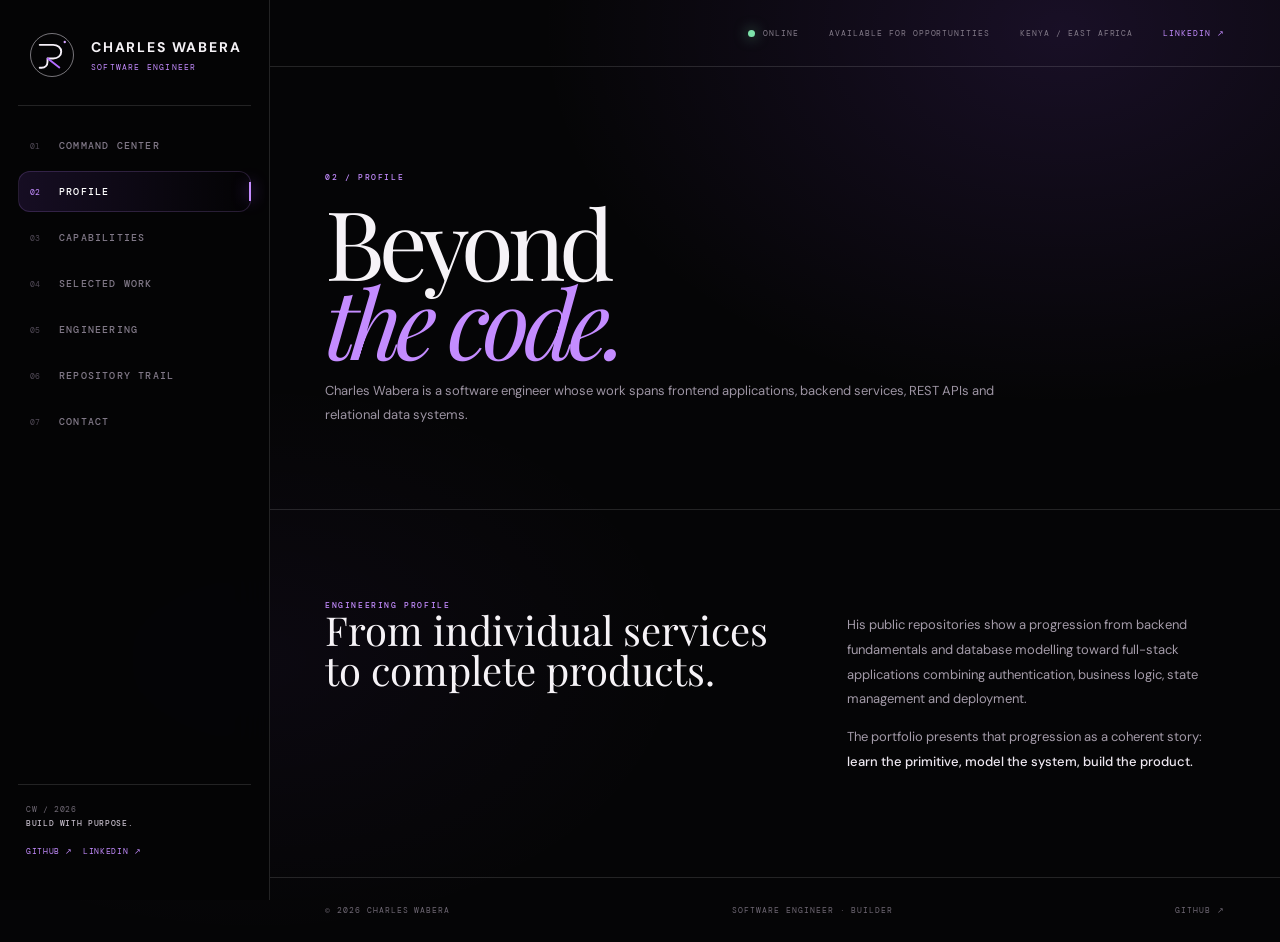
<file: about.html>
﻿<!doctype html><html lang="en"><head><meta charset="utf-8"><meta name="viewport" content="width=device-width,initial-scale=1"><meta name="theme-color" content="#050506"><link rel="stylesheet" href="css/charles-elite.css"><!-- CHARLES-SEO-START -->
<title>About Charles Wabera | Software Engineer</title>
<meta name="description" content="Learn about Charles Wabera, a software engineer building practical software across frontend applications, backend services, APIs, databases, and modern technology systems.">
<meta name="robots" content="index,follow,max-image-preview:large,max-snippet:-1,max-video-preview:-1">
<link rel="canonical" href="https://cwabera.github.io/about.html">
<meta property="og:type" content="profile">
<meta property="og:title" content="About Charles Wabera | Software Engineer">
<meta property="og:description" content="Learn about Charles Wabera, a software engineer building practical software across frontend applications, backend services, APIs, databases, and modern technology systems.">
<meta property="og:url" content="https://cwabera.github.io/about.html">
<meta property="og:site_name" content="Charles Wabera">
<meta property="og:image" content="https://cwabera.github.io/assets/charles-portrait.png">
<meta property="og:image:alt" content="Charles Wabera â€” Software Engineer">
<meta name="twitter:card" content="summary_large_image">
<meta name="twitter:title" content="About Charles Wabera | Software Engineer">
<meta name="twitter:description" content="Learn about Charles Wabera, a software engineer building practical software across frontend applications, backend services, APIs, databases, and modern technology systems.">
<meta name="twitter:image" content="https://cwabera.github.io/assets/charles-portrait.png">
<meta name="twitter:image:alt" content="Charles Wabera â€” Software Engineer">
<script type="application/ld+json">{"@context":"https://schema.org","@type":"Person","name":"Charles Wabera","url":"https://cwabera.github.io/","jobTitle":"Software Engineer","sameAs":["https://github.com/Cwabera","https://www.linkedin.com/in/charles-wabera"]}</script>
<script type="application/ld+json">{"@context":"https://schema.org","@type":"ProfilePage","name":"About Charles Wabera","url":"https://cwabera.github.io/about.html","mainEntity":{"@type":"Person","name":"Charles Wabera","url":"https://cwabera.github.io/"}}</script>
<!-- CHARLES-SEO-END -->
</head><body><aside class="sidebar">
<a class="brand" href="index.html"><img src="assets/cw-logo.svg" alt="CW"><div><strong>CHARLES WABERA</strong><small>SOFTWARE ENGINEER</small></div></a>
<nav class="nav">
<a href="index.html"><span class="n">01</span><span class="label">COMMAND CENTER</span></a>
<a href="about.html"><span class="n">02</span><span class="label">PROFILE</span></a>
<a href="expertise.html"><span class="n">03</span><span class="label">CAPABILITIES</span></a>
<a href="projects.html"><span class="n">04</span><span class="label">SELECTED WORK</span></a>
<a href="engineering.html"><span class="n">05</span><span class="label">ENGINEERING</span></a>
<a href="repositories.html"><span class="n">06</span><span class="label">REPOSITORY TRAIL</span></a>
<a href="contact.html"><span class="n">07</span><span class="label">CONTACT</span></a>
</nav>
<div class="side-bottom">CW / 2026<br><b>BUILD WITH PURPOSE.</b><div class="side-links"><a href="https://github.com/Cwabera" target="_blank">GITHUB ↗</a><a href="https://www.linkedin.com/in/charles-wabera" target="_blank">LINKEDIN ↗</a></div></div>
</aside><main><header class="topbar"><span class="status"><i class="dot"></i>ONLINE</span><span>AVAILABLE FOR OPPORTUNITIES</span><span>KENYA / EAST AFRICA</span><a href="https://www.linkedin.com/in/charles-wabera" target="_blank">LINKEDIN ↗</a></header><section class="inner-hero"><div class="eyebrow">02 / PROFILE</div><h1>Beyond<br><em>the code.</em></h1><p>Charles Wabera is a software engineer whose work spans frontend applications, backend services, REST APIs and relational data systems.</p></section><section class="section"><div class="story-grid"><div><div class="eyebrow">ENGINEERING PROFILE</div><h3>From individual services to complete products.</h3></div><div class="copy"><p>His public repositories show a progression from backend fundamentals and database modelling toward full-stack applications combining authentication, business logic, state management and deployment.</p><p>The portfolio presents that progression as a coherent story: <b>learn the primitive, model the system, build the product.</b></p></div></div></section><footer class="footer"><span>© 2026 CHARLES WABERA</span><span>SOFTWARE ENGINEER · BUILDER</span><a href="https://github.com/Cwabera" target="_blank">GITHUB ↗</a></footer></main><script src="js/charles-elite.js"></script></body></html>
</file>
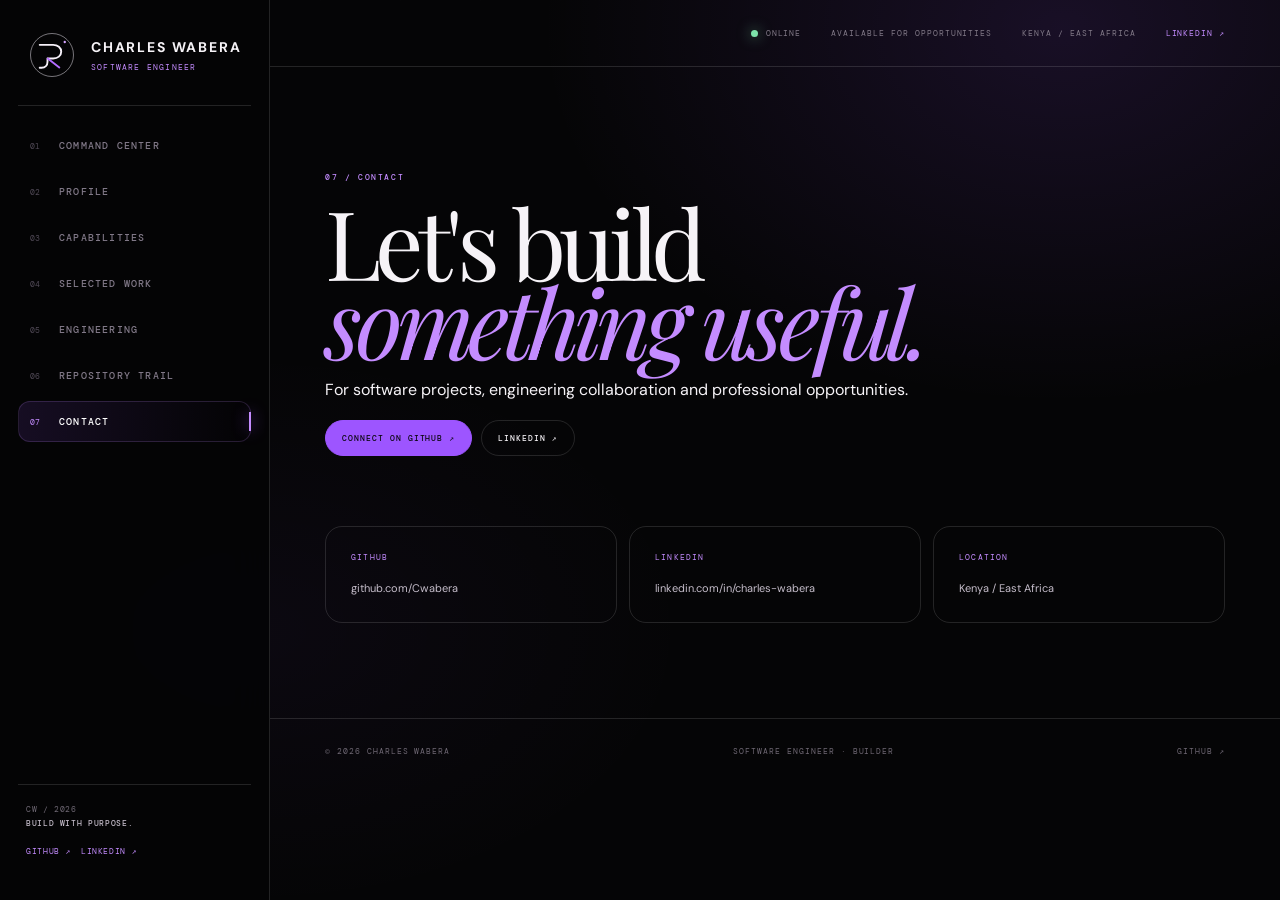
<file: contact.html>
﻿<!doctype html><html lang="en"><head><meta charset="utf-8"><meta name="viewport" content="width=device-width,initial-scale=1"><meta name="theme-color" content="#050506"><link rel="stylesheet" href="css/charles-elite.css"><!-- CHARLES-SEO-START -->
<title>Contact Charles Wabera | Software Engineer</title>
<meta name="description" content="Connect with Charles Wabera for software engineering, technology, product development, and professional opportunities.">
<meta name="robots" content="index,follow,max-image-preview:large,max-snippet:-1,max-video-preview:-1">
<link rel="canonical" href="https://cwabera.github.io/contact.html">
<meta property="og:type" content="website">
<meta property="og:title" content="Contact Charles Wabera | Software Engineer">
<meta property="og:description" content="Connect with Charles Wabera for software engineering, technology, product development, and professional opportunities.">
<meta property="og:url" content="https://cwabera.github.io/contact.html">
<meta property="og:site_name" content="Charles Wabera">
<meta property="og:image" content="https://cwabera.github.io/assets/charles-portrait.png">
<meta property="og:image:alt" content="Charles Wabera â€” Software Engineer">
<meta name="twitter:card" content="summary_large_image">
<meta name="twitter:title" content="Contact Charles Wabera | Software Engineer">
<meta name="twitter:description" content="Connect with Charles Wabera for software engineering, technology, product development, and professional opportunities.">
<meta name="twitter:image" content="https://cwabera.github.io/assets/charles-portrait.png">
<meta name="twitter:image:alt" content="Charles Wabera â€” Software Engineer">
<script type="application/ld+json">{"@context":"https://schema.org","@type":"Person","name":"Charles Wabera","url":"https://cwabera.github.io/","jobTitle":"Software Engineer","sameAs":["https://github.com/Cwabera","https://www.linkedin.com/in/charles-wabera"]}</script>
<script type="application/ld+json">{"@context":"https://schema.org","@type":"WebPage","name":"Contact Charles Wabera | Software Engineer","url":"https://cwabera.github.io/contact.html","isPartOf":{"@type":"WebSite","name":"Charles Wabera","url":"https://cwabera.github.io/"}}</script>
<!-- CHARLES-SEO-END -->
</head><body><aside class="sidebar">
<a class="brand" href="index.html"><img src="assets/cw-logo.svg" alt="CW"><div><strong>CHARLES WABERA</strong><small>SOFTWARE ENGINEER</small></div></a>
<nav class="nav">
<a href="index.html"><span class="n">01</span><span class="label">COMMAND CENTER</span></a>
<a href="about.html"><span class="n">02</span><span class="label">PROFILE</span></a>
<a href="expertise.html"><span class="n">03</span><span class="label">CAPABILITIES</span></a>
<a href="projects.html"><span class="n">04</span><span class="label">SELECTED WORK</span></a>
<a href="engineering.html"><span class="n">05</span><span class="label">ENGINEERING</span></a>
<a href="repositories.html"><span class="n">06</span><span class="label">REPOSITORY TRAIL</span></a>
<a href="contact.html"><span class="n">07</span><span class="label">CONTACT</span></a>
</nav>
<div class="side-bottom">CW / 2026<br><b>BUILD WITH PURPOSE.</b><div class="side-links"><a href="https://github.com/Cwabera" target="_blank">GITHUB ↗</a><a href="https://www.linkedin.com/in/charles-wabera" target="_blank">LINKEDIN ↗</a></div></div>
</aside><main><header class="topbar"><span class="status"><i class="dot"></i>ONLINE</span><span>AVAILABLE FOR OPPORTUNITIES</span><span>KENYA / EAST AFRICA</span><a href="https://www.linkedin.com/in/charles-wabera" target="_blank">LINKEDIN ↗</a></header><section class="inner-hero"><div class="eyebrow">07 / CONTACT</div><h1>Let's build<br><em>something useful.</em></h1><p>For software projects, engineering collaboration and professional opportunities.</p><div class="actions"><a class="btn primary" href="https://github.com/Cwabera" target="_blank">CONNECT ON GITHUB ↗</a><a class="btn" href="https://www.linkedin.com/in/charles-wabera" target="_blank">LINKEDIN ↗</a></div></section><section class="contact-grid"><div class="contact-card"><small>GITHUB</small><a href="https://github.com/Cwabera" target="_blank">github.com/Cwabera</a></div><div class="contact-card"><small>LINKEDIN</small><a href="https://www.linkedin.com/in/charles-wabera" target="_blank">linkedin.com/in/charles-wabera</a></div><div class="contact-card"><small>LOCATION</small><span>Kenya / East Africa</span></div></section><footer class="footer"><span>© 2026 CHARLES WABERA</span><span>SOFTWARE ENGINEER · BUILDER</span><a href="https://github.com/Cwabera" target="_blank">GITHUB ↗</a></footer></main><script src="js/charles-elite.js"></script></body></html>
</file>
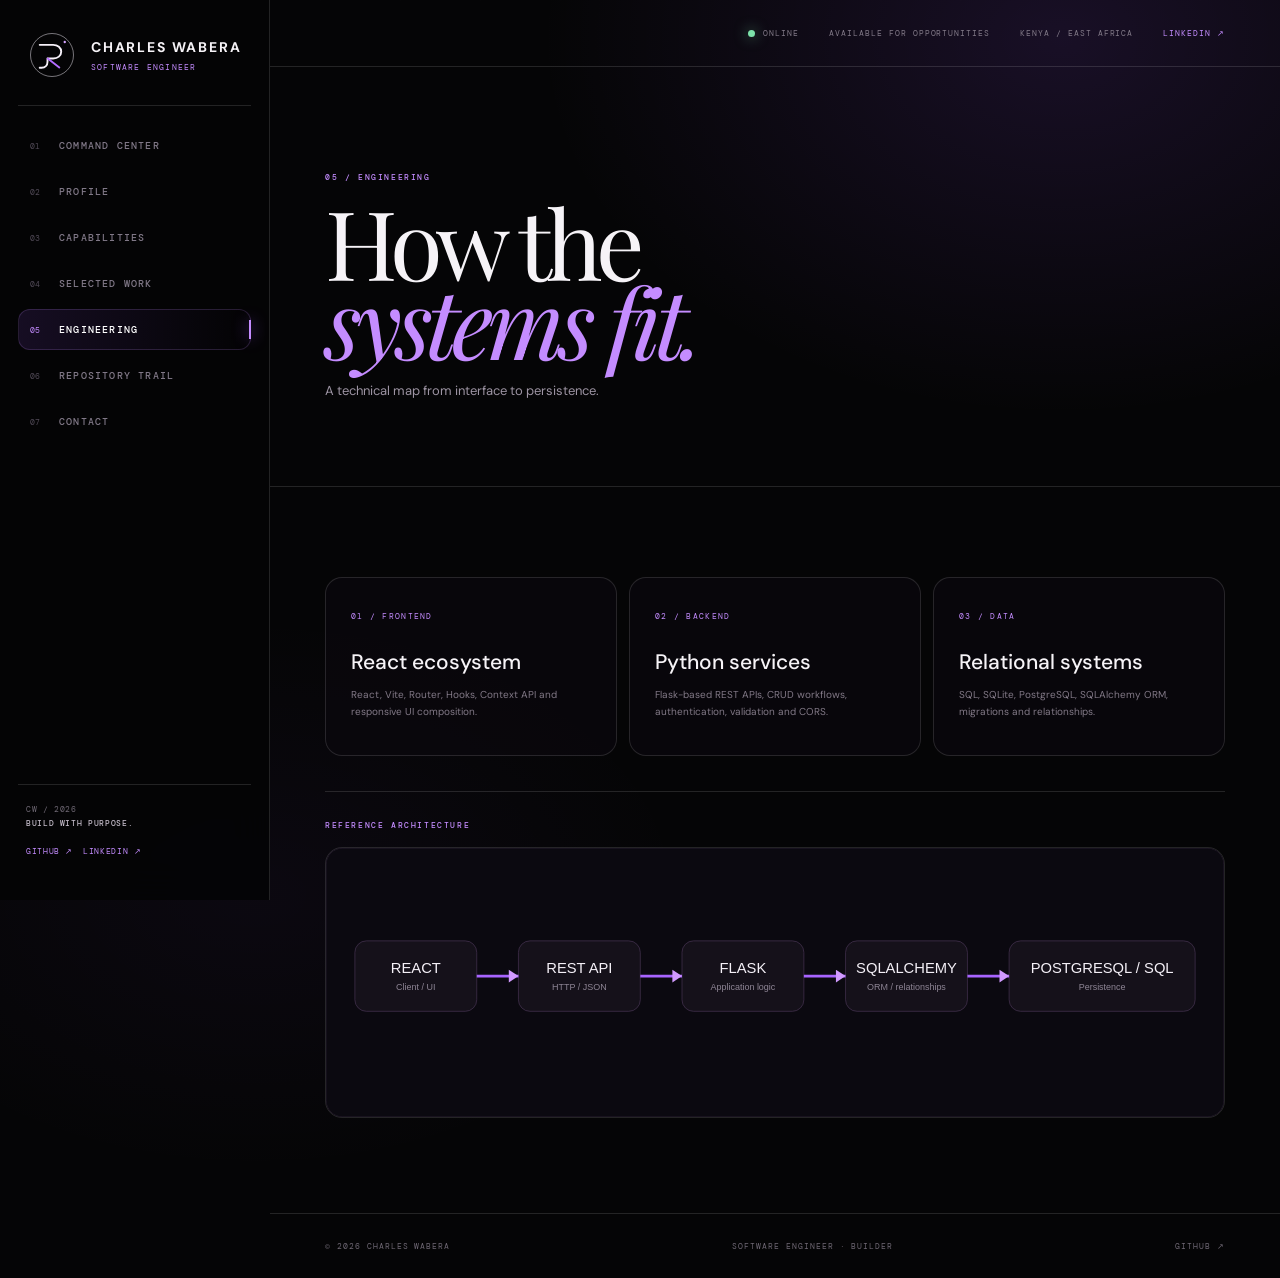
<file: engineering.html>
﻿<!doctype html><html lang="en"><head><meta charset="utf-8"><meta name="viewport" content="width=device-width,initial-scale=1"><meta name="theme-color" content="#050506"><link rel="stylesheet" href="css/charles-elite.css"><!-- CHARLES-SEO-START -->
<title>Charles Wabera | Engineering</title>
<meta name="description" content="Explore Charles Wabera's engineering approach, technical stack, software architecture, backend development, APIs, databases, and application engineering.">
<meta name="robots" content="index,follow,max-image-preview:large,max-snippet:-1,max-video-preview:-1">
<link rel="canonical" href="https://cwabera.github.io/engineering.html">
<meta property="og:type" content="website">
<meta property="og:title" content="Charles Wabera | Engineering">
<meta property="og:description" content="Explore Charles Wabera's engineering approach, technical stack, software architecture, backend development, APIs, databases, and application engineering.">
<meta property="og:url" content="https://cwabera.github.io/engineering.html">
<meta property="og:site_name" content="Charles Wabera">
<meta property="og:image" content="https://cwabera.github.io/assets/charles-portrait.png">
<meta property="og:image:alt" content="Charles Wabera â€” Software Engineer">
<meta name="twitter:card" content="summary_large_image">
<meta name="twitter:title" content="Charles Wabera | Engineering">
<meta name="twitter:description" content="Explore Charles Wabera's engineering approach, technical stack, software architecture, backend development, APIs, databases, and application engineering.">
<meta name="twitter:image" content="https://cwabera.github.io/assets/charles-portrait.png">
<meta name="twitter:image:alt" content="Charles Wabera â€” Software Engineer">
<script type="application/ld+json">{"@context":"https://schema.org","@type":"Person","name":"Charles Wabera","url":"https://cwabera.github.io/","jobTitle":"Software Engineer","sameAs":["https://github.com/Cwabera","https://www.linkedin.com/in/charles-wabera"]}</script>
<script type="application/ld+json">{"@context":"https://schema.org","@type":"WebPage","name":"Charles Wabera | Engineering","url":"https://cwabera.github.io/engineering.html","isPartOf":{"@type":"WebSite","name":"Charles Wabera","url":"https://cwabera.github.io/"}}</script>
<!-- CHARLES-SEO-END -->
</head><body><aside class="sidebar">
<a class="brand" href="index.html"><img src="assets/cw-logo.svg" alt="CW"><div><strong>CHARLES WABERA</strong><small>SOFTWARE ENGINEER</small></div></a>
<nav class="nav">
<a href="index.html"><span class="n">01</span><span class="label">COMMAND CENTER</span></a>
<a href="about.html"><span class="n">02</span><span class="label">PROFILE</span></a>
<a href="expertise.html"><span class="n">03</span><span class="label">CAPABILITIES</span></a>
<a href="projects.html"><span class="n">04</span><span class="label">SELECTED WORK</span></a>
<a href="engineering.html"><span class="n">05</span><span class="label">ENGINEERING</span></a>
<a href="repositories.html"><span class="n">06</span><span class="label">REPOSITORY TRAIL</span></a>
<a href="contact.html"><span class="n">07</span><span class="label">CONTACT</span></a>
</nav>
<div class="side-bottom">CW / 2026<br><b>BUILD WITH PURPOSE.</b><div class="side-links"><a href="https://github.com/Cwabera" target="_blank">GITHUB ↗</a><a href="https://www.linkedin.com/in/charles-wabera" target="_blank">LINKEDIN ↗</a></div></div>
</aside><main><header class="topbar"><span class="status"><i class="dot"></i>ONLINE</span><span>AVAILABLE FOR OPPORTUNITIES</span><span>KENYA / EAST AFRICA</span><a href="https://www.linkedin.com/in/charles-wabera" target="_blank">LINKEDIN ↗</a></header><section class="inner-hero"><div class="eyebrow">05 / ENGINEERING</div><h1>How the<br><em>systems fit.</em></h1><p>A technical map from interface to persistence.</p></section><section class="section"><div class="tech-grid">
<div class="tech"><small>01 / FRONTEND</small><h3>React ecosystem</h3><p>React, Vite, Router, Hooks, Context API and responsive UI composition.</p></div>
<div class="tech"><small>02 / BACKEND</small><h3>Python services</h3><p>Flask-based REST APIs, CRUD workflows, authentication, validation and CORS.</p></div>
<div class="tech"><small>03 / DATA</small><h3>Relational systems</h3><p>SQL, SQLite, PostgreSQL, SQLAlchemy ORM, migrations and relationships.</p></div>
</div><div class="architecture"><div class="eyebrow">REFERENCE ARCHITECTURE</div><img src="assets/architecture.svg" alt="React REST API Flask SQLAlchemy PostgreSQL architecture"></div></section><footer class="footer"><span>© 2026 CHARLES WABERA</span><span>SOFTWARE ENGINEER · BUILDER</span><a href="https://github.com/Cwabera" target="_blank">GITHUB ↗</a></footer></main><script src="js/charles-elite.js"></script></body></html>
</file>
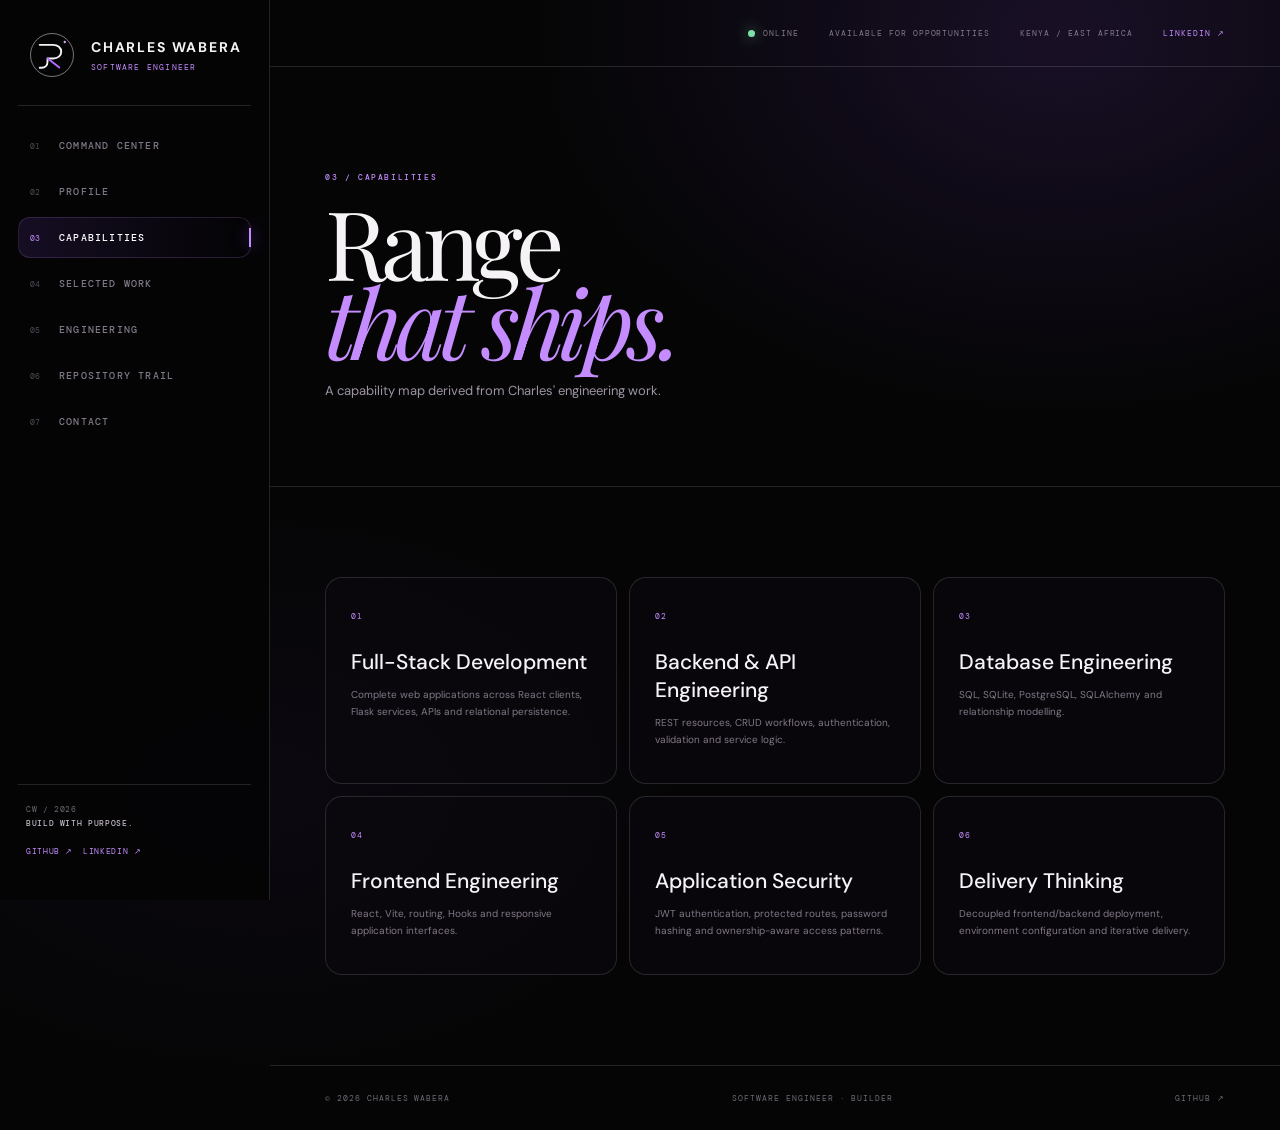
<file: expertise.html>
﻿<!doctype html><html lang="en"><head><meta charset="utf-8"><meta name="viewport" content="width=device-width,initial-scale=1"><meta name="theme-color" content="#050506"><link rel="stylesheet" href="css/charles-elite.css"><!-- CHARLES-SEO-START -->
<title>Charles Wabera | Engineering Expertise</title>
<meta name="description" content="Explore Charles Wabera's engineering expertise across software development, full-stack applications, backend APIs, databases, authentication, and application architecture.">
<meta name="robots" content="index,follow,max-image-preview:large,max-snippet:-1,max-video-preview:-1">
<link rel="canonical" href="https://cwabera.github.io/expertise.html">
<meta property="og:type" content="website">
<meta property="og:title" content="Charles Wabera | Engineering Expertise">
<meta property="og:description" content="Explore Charles Wabera's engineering expertise across software development, full-stack applications, backend APIs, databases, authentication, and application architecture.">
<meta property="og:url" content="https://cwabera.github.io/expertise.html">
<meta property="og:site_name" content="Charles Wabera">
<meta property="og:image" content="https://cwabera.github.io/assets/charles-portrait.png">
<meta property="og:image:alt" content="Charles Wabera â€” Software Engineer">
<meta name="twitter:card" content="summary_large_image">
<meta name="twitter:title" content="Charles Wabera | Engineering Expertise">
<meta name="twitter:description" content="Explore Charles Wabera's engineering expertise across software development, full-stack applications, backend APIs, databases, authentication, and application architecture.">
<meta name="twitter:image" content="https://cwabera.github.io/assets/charles-portrait.png">
<meta name="twitter:image:alt" content="Charles Wabera â€” Software Engineer">
<script type="application/ld+json">{"@context":"https://schema.org","@type":"Person","name":"Charles Wabera","url":"https://cwabera.github.io/","jobTitle":"Software Engineer","sameAs":["https://github.com/Cwabera","https://www.linkedin.com/in/charles-wabera"]}</script>
<script type="application/ld+json">{"@context":"https://schema.org","@type":"WebPage","name":"Charles Wabera | Engineering Expertise","url":"https://cwabera.github.io/expertise.html","isPartOf":{"@type":"WebSite","name":"Charles Wabera","url":"https://cwabera.github.io/"}}</script>
<!-- CHARLES-SEO-END -->
</head><body><aside class="sidebar">
<a class="brand" href="index.html"><img src="assets/cw-logo.svg" alt="CW"><div><strong>CHARLES WABERA</strong><small>SOFTWARE ENGINEER</small></div></a>
<nav class="nav">
<a href="index.html"><span class="n">01</span><span class="label">COMMAND CENTER</span></a>
<a href="about.html"><span class="n">02</span><span class="label">PROFILE</span></a>
<a href="expertise.html"><span class="n">03</span><span class="label">CAPABILITIES</span></a>
<a href="projects.html"><span class="n">04</span><span class="label">SELECTED WORK</span></a>
<a href="engineering.html"><span class="n">05</span><span class="label">ENGINEERING</span></a>
<a href="repositories.html"><span class="n">06</span><span class="label">REPOSITORY TRAIL</span></a>
<a href="contact.html"><span class="n">07</span><span class="label">CONTACT</span></a>
</nav>
<div class="side-bottom">CW / 2026<br><b>BUILD WITH PURPOSE.</b><div class="side-links"><a href="https://github.com/Cwabera" target="_blank">GITHUB ↗</a><a href="https://www.linkedin.com/in/charles-wabera" target="_blank">LINKEDIN ↗</a></div></div>
</aside><main><header class="topbar"><span class="status"><i class="dot"></i>ONLINE</span><span>AVAILABLE FOR OPPORTUNITIES</span><span>KENYA / EAST AFRICA</span><a href="https://www.linkedin.com/in/charles-wabera" target="_blank">LINKEDIN ↗</a></header><section class="inner-hero"><div class="eyebrow">03 / CAPABILITIES</div><h1>Range<br><em>that ships.</em></h1><p>A capability map derived from Charles' engineering work.</p></section><section class="section"><div class="tech-grid">
<div class="tech"><small>01</small><h3>Full-Stack Development</h3><p>Complete web applications across React clients, Flask services, APIs and relational persistence.</p></div>
<div class="tech"><small>02</small><h3>Backend & API Engineering</h3><p>REST resources, CRUD workflows, authentication, validation and service logic.</p></div>
<div class="tech"><small>03</small><h3>Database Engineering</h3><p>SQL, SQLite, PostgreSQL, SQLAlchemy and relationship modelling.</p></div>
<div class="tech"><small>04</small><h3>Frontend Engineering</h3><p>React, Vite, routing, Hooks and responsive application interfaces.</p></div>
<div class="tech"><small>05</small><h3>Application Security</h3><p>JWT authentication, protected routes, password hashing and ownership-aware access patterns.</p></div>
<div class="tech"><small>06</small><h3>Delivery Thinking</h3><p>Decoupled frontend/backend deployment, environment configuration and iterative delivery.</p></div>
</div></section><footer class="footer"><span>© 2026 CHARLES WABERA</span><span>SOFTWARE ENGINEER · BUILDER</span><a href="https://github.com/Cwabera" target="_blank">GITHUB ↗</a></footer></main><script src="js/charles-elite.js"></script></body></html>
</file>
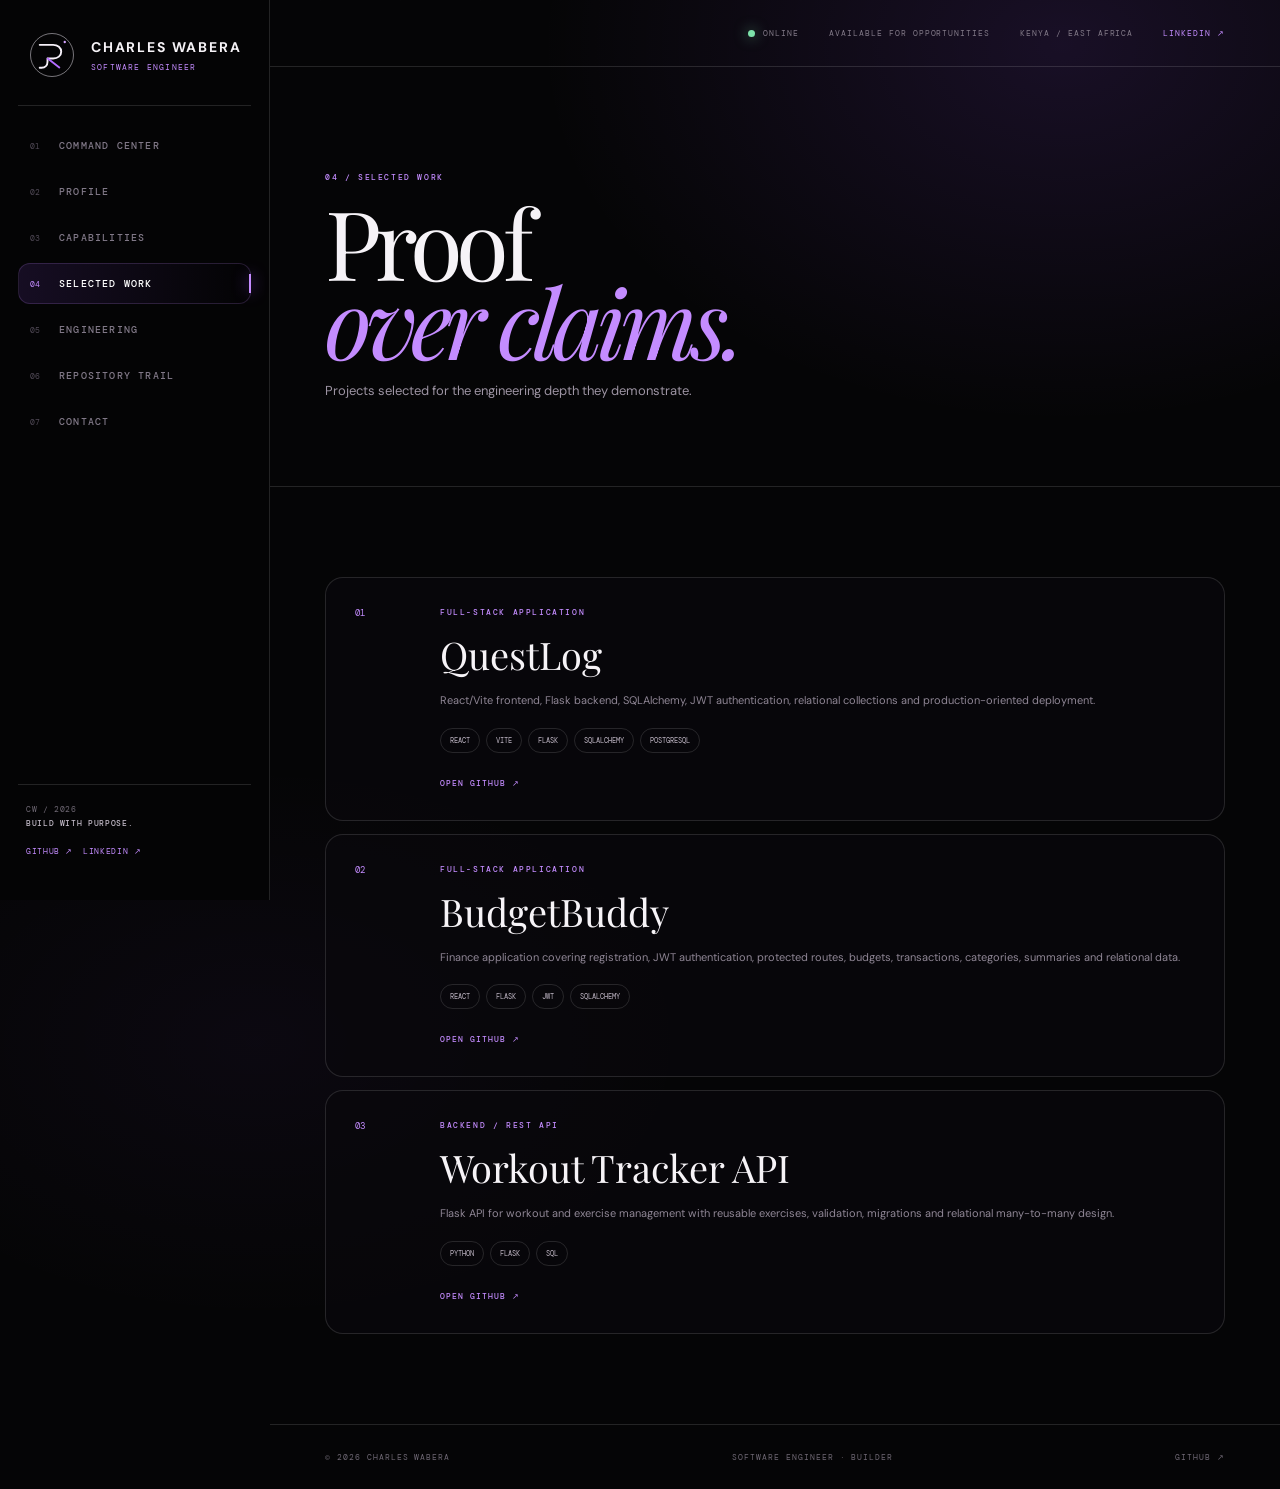
<file: projects.html>
﻿<!doctype html><html lang="en"><head><meta charset="utf-8"><meta name="viewport" content="width=device-width,initial-scale=1"><meta name="theme-color" content="#050506"><link rel="stylesheet" href="css/charles-elite.css"><!-- CHARLES-SEO-START -->
<title>Charles Wabera | Selected Projects</title>
<meta name="description" content="Explore selected software projects by Charles Wabera, including full-stack applications, APIs, backend services, and practical technology builds.">
<meta name="robots" content="index,follow,max-image-preview:large,max-snippet:-1,max-video-preview:-1">
<link rel="canonical" href="https://cwabera.github.io/projects.html">
<meta property="og:type" content="website">
<meta property="og:title" content="Charles Wabera | Selected Projects">
<meta property="og:description" content="Explore selected software projects by Charles Wabera, including full-stack applications, APIs, backend services, and practical technology builds.">
<meta property="og:url" content="https://cwabera.github.io/projects.html">
<meta property="og:site_name" content="Charles Wabera">
<meta property="og:image" content="https://cwabera.github.io/assets/charles-portrait.png">
<meta property="og:image:alt" content="Charles Wabera â€” Software Engineer">
<meta name="twitter:card" content="summary_large_image">
<meta name="twitter:title" content="Charles Wabera | Selected Projects">
<meta name="twitter:description" content="Explore selected software projects by Charles Wabera, including full-stack applications, APIs, backend services, and practical technology builds.">
<meta name="twitter:image" content="https://cwabera.github.io/assets/charles-portrait.png">
<meta name="twitter:image:alt" content="Charles Wabera â€” Software Engineer">
<script type="application/ld+json">{"@context":"https://schema.org","@type":"Person","name":"Charles Wabera","url":"https://cwabera.github.io/","jobTitle":"Software Engineer","sameAs":["https://github.com/Cwabera","https://www.linkedin.com/in/charles-wabera"]}</script>
<script type="application/ld+json">{"@context":"https://schema.org","@type":"WebPage","name":"Charles Wabera | Selected Projects","url":"https://cwabera.github.io/projects.html","isPartOf":{"@type":"WebSite","name":"Charles Wabera","url":"https://cwabera.github.io/"}}</script>
<!-- CHARLES-SEO-END -->
</head><body><aside class="sidebar">
<a class="brand" href="index.html"><img src="assets/cw-logo.svg" alt="CW"><div><strong>CHARLES WABERA</strong><small>SOFTWARE ENGINEER</small></div></a>
<nav class="nav">
<a href="index.html"><span class="n">01</span><span class="label">COMMAND CENTER</span></a>
<a href="about.html"><span class="n">02</span><span class="label">PROFILE</span></a>
<a href="expertise.html"><span class="n">03</span><span class="label">CAPABILITIES</span></a>
<a href="projects.html"><span class="n">04</span><span class="label">SELECTED WORK</span></a>
<a href="engineering.html"><span class="n">05</span><span class="label">ENGINEERING</span></a>
<a href="repositories.html"><span class="n">06</span><span class="label">REPOSITORY TRAIL</span></a>
<a href="contact.html"><span class="n">07</span><span class="label">CONTACT</span></a>
</nav>
<div class="side-bottom">CW / 2026<br><b>BUILD WITH PURPOSE.</b><div class="side-links"><a href="https://github.com/Cwabera" target="_blank">GITHUB ↗</a><a href="https://www.linkedin.com/in/charles-wabera" target="_blank">LINKEDIN ↗</a></div></div>
</aside><main><header class="topbar"><span class="status"><i class="dot"></i>ONLINE</span><span>AVAILABLE FOR OPPORTUNITIES</span><span>KENYA / EAST AFRICA</span><a href="https://www.linkedin.com/in/charles-wabera" target="_blank">LINKEDIN ↗</a></header><section class="inner-hero"><div class="eyebrow">04 / SELECTED WORK</div><h1>Proof<br><em>over claims.</em></h1><p>Projects selected for the engineering depth they demonstrate.</p></section><section class="section"><div class="archive">
<article><span>01</span><div><div class="eyebrow">FULL-STACK APPLICATION</div><h2>QuestLog</h2><p>React/Vite frontend, Flask backend, SQLAlchemy, JWT authentication, relational collections and production-oriented deployment.</p><div class="tags"><span>REACT</span><span>VITE</span><span>FLASK</span><span>SQLALCHEMY</span><span>POSTGRESQL</span></div><a class="link" href="https://github.com/Cwabera/QuestLog" target="_blank">OPEN GITHUB ↗</a></div></article>
<article><span>02</span><div><div class="eyebrow">FULL-STACK APPLICATION</div><h2>BudgetBuddy</h2><p>Finance application covering registration, JWT authentication, protected routes, budgets, transactions, categories, summaries and relational data.</p><div class="tags"><span>REACT</span><span>FLASK</span><span>JWT</span><span>SQLALCHEMY</span></div><a class="link" href="https://github.com/Cwabera/budgetbuddy-fullstack" target="_blank">OPEN GITHUB ↗</a></div></article>
<article><span>03</span><div><div class="eyebrow">BACKEND / REST API</div><h2>Workout Tracker API</h2><p>Flask API for workout and exercise management with reusable exercises, validation, migrations and relational many-to-many design.</p><div class="tags"><span>PYTHON</span><span>FLASK</span><span>SQL</span></div><a class="link" href="https://github.com/Cwabera/Workout_API" target="_blank">OPEN GITHUB ↗</a></div></article>
</div></section><footer class="footer"><span>© 2026 CHARLES WABERA</span><span>SOFTWARE ENGINEER · BUILDER</span><a href="https://github.com/Cwabera" target="_blank">GITHUB ↗</a></footer></main><script src="js/charles-elite.js"></script></body></html>
</file>
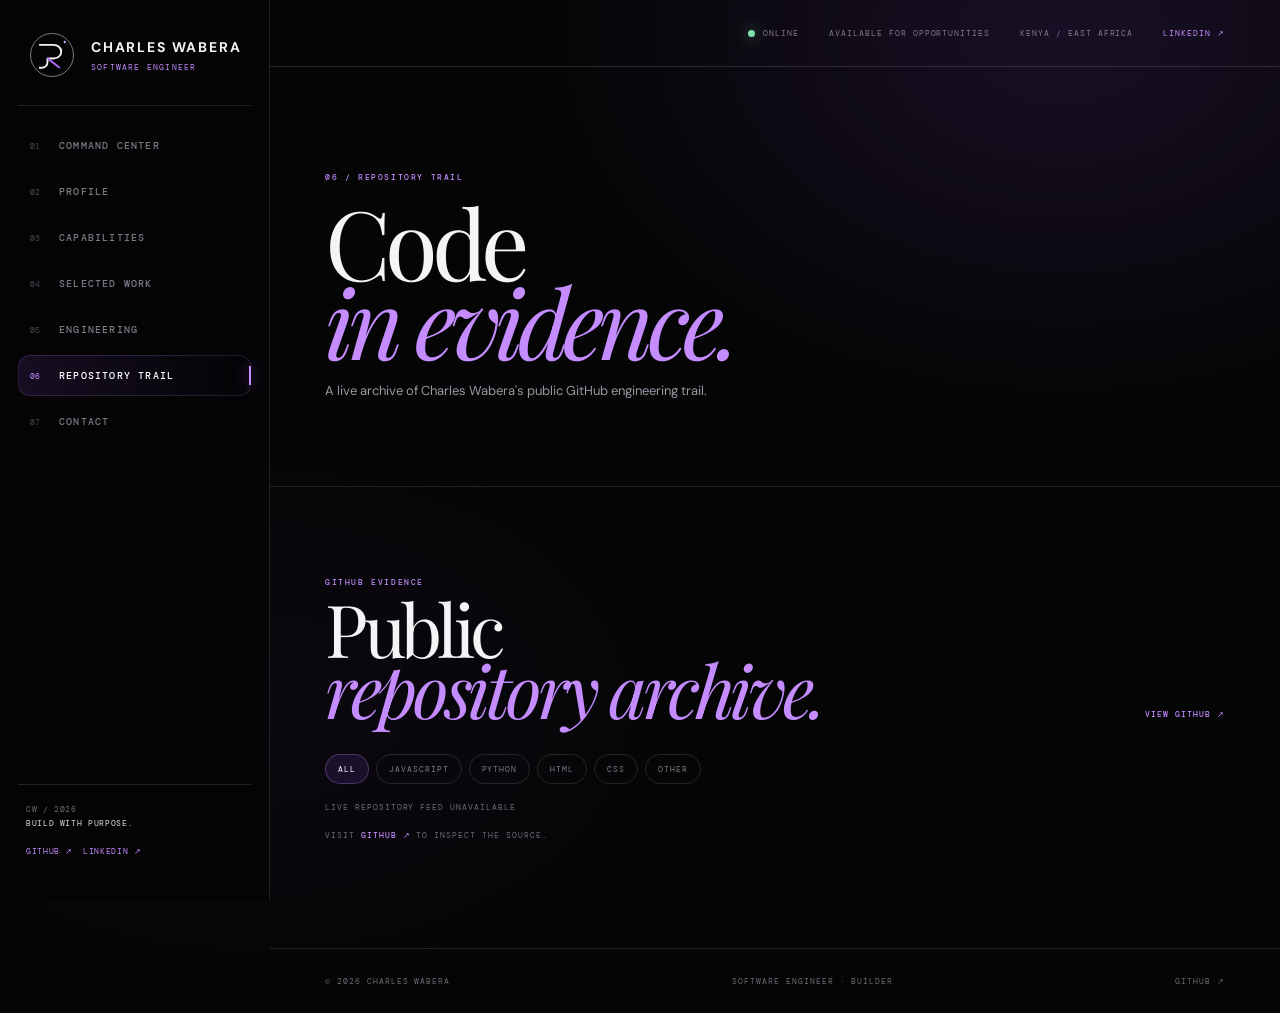
<file: repositories.html>
﻿<!doctype html><html lang="en"><head><meta charset="utf-8"><meta name="viewport" content="width=device-width,initial-scale=1"><meta name="theme-color" content="#050506"><link rel="stylesheet" href="css/charles-elite.css"><!-- CHARLES-SEO-START -->
<title>Charles Wabera | GitHub Repository Trail</title>
<meta name="description" content="Explore Charles Wabera's public GitHub repository trail, software projects, technologies, and engineering work.">
<meta name="robots" content="index,follow,max-image-preview:large,max-snippet:-1,max-video-preview:-1">
<link rel="canonical" href="https://cwabera.github.io/repositories.html">
<meta property="og:type" content="website">
<meta property="og:title" content="Charles Wabera | GitHub Repository Trail">
<meta property="og:description" content="Explore Charles Wabera's public GitHub repository trail, software projects, technologies, and engineering work.">
<meta property="og:url" content="https://cwabera.github.io/repositories.html">
<meta property="og:site_name" content="Charles Wabera">
<meta property="og:image" content="https://cwabera.github.io/assets/charles-portrait.png">
<meta property="og:image:alt" content="Charles Wabera â€” Software Engineer">
<meta name="twitter:card" content="summary_large_image">
<meta name="twitter:title" content="Charles Wabera | GitHub Repository Trail">
<meta name="twitter:description" content="Explore Charles Wabera's public GitHub repository trail, software projects, technologies, and engineering work.">
<meta name="twitter:image" content="https://cwabera.github.io/assets/charles-portrait.png">
<meta name="twitter:image:alt" content="Charles Wabera â€” Software Engineer">
<script type="application/ld+json">{"@context":"https://schema.org","@type":"Person","name":"Charles Wabera","url":"https://cwabera.github.io/","jobTitle":"Software Engineer","sameAs":["https://github.com/Cwabera","https://www.linkedin.com/in/charles-wabera"]}</script>
<script type="application/ld+json">{"@context":"https://schema.org","@type":"WebPage","name":"Charles Wabera | GitHub Repository Trail","url":"https://cwabera.github.io/repositories.html","isPartOf":{"@type":"WebSite","name":"Charles Wabera","url":"https://cwabera.github.io/"}}</script>
<!-- CHARLES-SEO-END -->
</head><body><aside class="sidebar">
<a class="brand" href="index.html"><img src="assets/cw-logo.svg" alt="CW"><div><strong>CHARLES WABERA</strong><small>SOFTWARE ENGINEER</small></div></a>
<nav class="nav">
<a href="index.html"><span class="n">01</span><span class="label">COMMAND CENTER</span></a>
<a href="about.html"><span class="n">02</span><span class="label">PROFILE</span></a>
<a href="expertise.html"><span class="n">03</span><span class="label">CAPABILITIES</span></a>
<a href="projects.html"><span class="n">04</span><span class="label">SELECTED WORK</span></a>
<a href="engineering.html"><span class="n">05</span><span class="label">ENGINEERING</span></a>
<a href="repositories.html"><span class="n">06</span><span class="label">REPOSITORY TRAIL</span></a>
<a href="contact.html"><span class="n">07</span><span class="label">CONTACT</span></a>
</nav>
<div class="side-bottom">CW / 2026<br><b>BUILD WITH PURPOSE.</b><div class="side-links"><a href="https://github.com/Cwabera" target="_blank">GITHUB ↗</a><a href="https://www.linkedin.com/in/charles-wabera" target="_blank">LINKEDIN ↗</a></div></div>
</aside><main><header class="topbar"><span class="status"><i class="dot"></i>ONLINE</span><span>AVAILABLE FOR OPPORTUNITIES</span><span>KENYA / EAST AFRICA</span><a href="https://www.linkedin.com/in/charles-wabera" target="_blank">LINKEDIN ↗</a></header><section class="inner-hero"><div class="eyebrow">06 / REPOSITORY TRAIL</div><h1>Code<br><em>in evidence.</em></h1><p>A live archive of Charles Wabera's public GitHub engineering trail.</p></section><section class="section"><div class="section-head"><div><div class="eyebrow">GITHUB EVIDENCE</div><h2>Public<br><em>repository archive.</em></h2></div><a class="link" href="https://github.com/Cwabera?tab=repositories" target="_blank">VIEW GITHUB ↗</a></div><div class="repo-tools"><button class="filter active" data-filter="all">ALL</button><button class="filter" data-filter="JavaScript">JAVASCRIPT</button><button class="filter" data-filter="Python">PYTHON</button><button class="filter" data-filter="HTML">HTML</button><button class="filter" data-filter="CSS">CSS</button><button class="filter" data-filter="other">OTHER</button></div><div id="repo-status" class="repo-status">Loading public repositories…</div><div id="repo-grid" class="project-grid"></div></section><script src="js/repositories-elite.js"></script><footer class="footer"><span>© 2026 CHARLES WABERA</span><span>SOFTWARE ENGINEER · BUILDER</span><a href="https://github.com/Cwabera" target="_blank">GITHUB ↗</a></footer></main><script src="js/charles-elite.js"></script></body></html>
</file>
<file: css/charles-elite.css>
@import url('https://fonts.googleapis.com/css2?family=DM+Mono:wght@400;500&family=DM+Sans:wght@400;500;600;700&family=Playfair+Display:ital,wght@0,400;0,500;1,400&display=swap');

:root{
 --bg:#050506;--bg2:#0a090c;--panel:#0d0b10;--panel2:#111018;
 --text:#f6f3f7;--muted:#9a919f;--soft:#c9c2ce;--line:rgba(246,243,247,.13);
 --violet:#9d55ff;--violet2:#c48cff;--silver:#e7e4e9;--green:#7de2aa;
 --max:1680px;--sidebar:270px;
}
*{box-sizing:border-box}html{scroll-behavior:smooth}body{margin:0;background:
 radial-gradient(900px 650px at 83% 3%,rgba(157,85,255,.13),transparent 58%),
 radial-gradient(700px 450px at 20% 70%,rgba(157,85,255,.045),transparent 62%),var(--bg);
 color:var(--text);font-family:"DM Sans",sans-serif}body:before{content:"";position:fixed;inset:0;pointer-events:none;opacity:.18;background-image:linear-gradient(rgba(255,255,255,.025) 1px,transparent 1px),linear-gradient(90deg,rgba(255,255,255,.018) 1px,transparent 1px);background-size:80px 80px;mask-image:linear-gradient(to bottom,black,transparent 90%)}a{color:inherit;text-decoration:none}button{font:inherit}.shell{min-height:100vh}
.sidebar{position:fixed;z-index:100;left:0;top:0;bottom:0;width:var(--sidebar);padding:25px 18px;background:rgba(5,5,6,.93);backdrop-filter:blur(20px);border-right:1px solid var(--line);display:flex;flex-direction:column}
.brand{display:flex;align-items:center;gap:13px;padding:4px 8px 24px;border-bottom:1px solid var(--line)}.brand img{width:52px;height:52px;object-fit:contain}.brand strong{display:block;font-size:14px;letter-spacing:.13em}.brand small{display:block;color:var(--violet2);font:400 8px "DM Mono",monospace;letter-spacing:.15em;margin-top:6px}
.nav{padding:19px 0;display:grid;gap:5px}.nav a{position:relative;display:grid;grid-template-columns:29px 1fr;align-items:center;padding:13px 11px;border:1px solid transparent;border-radius:12px;color:#807887;transition:.25s}.nav a .n{font:400 8px "DM Mono",monospace;color:#514a57}.nav a .label{font:500 10px "DM Mono",monospace;letter-spacing:.12em}.nav a:hover,.nav a.active{color:#fff;background:linear-gradient(90deg,rgba(157,85,255,.12),transparent);border-color:rgba(196,140,255,.18)}.nav a.active:after{content:"";position:absolute;right:-1px;top:10px;bottom:10px;width:2px;background:var(--violet2);box-shadow:0 0 15px var(--violet)}.nav a.active .n{color:var(--violet2)}
.side-bottom{margin-top:auto;padding:17px 8px;border-top:1px solid var(--line);color:#6f6874;font:400 8px "DM Mono",monospace;line-height:1.8;letter-spacing:.08em}.side-bottom b{color:#c3bbc8;font-weight:500}.side-links{display:flex;gap:10px;margin-top:13px}.side-links a{color:var(--violet2)}
main{margin-left:var(--sidebar);min-height:100vh}.topbar{height:67px;border-bottom:1px solid var(--line);display:flex;align-items:center;justify-content:flex-end;gap:30px;padding:0 4.3vw;color:#827a88;font:400 8px "DM Mono",monospace;letter-spacing:.12em}.status{display:flex;align-items:center}.dot{width:7px;height:7px;border-radius:50%;background:var(--green);box-shadow:0 0 14px rgba(125,226,170,.7);margin-right:8px}.topbar a{color:var(--violet2)}
.hero{max-width:var(--max);margin:auto;padding:42px 4.3vw 28px;display:grid;grid-template-columns:1.02fr 1.38fr;gap:18px;min-height:600px}.identity{padding:44px 30px 35px 10px;display:flex;flex-direction:column;justify-content:center}.kicker{font:500 9px "DM Mono",monospace;color:var(--violet2);letter-spacing:.2em}.identity h1{font:400 clamp(70px,7vw,132px) "Playfair Display",serif;letter-spacing:-.065em;line-height:.78;margin:24px 0 22px}.identity h1 em{font-style:italic;color:var(--silver)}.identity .role{font:500 12px "DM Mono",monospace;letter-spacing:.18em;color:#d5cdd8}.identity .rule{width:105px;height:1px;background:linear-gradient(90deg,var(--violet),transparent);margin:24px 0}.identity p{max-width:600px;color:#aaa1ae;font-size:14px;line-height:1.8}.actions{display:flex;gap:9px;flex-wrap:wrap;margin-top:20px}.btn{padding:12px 16px;border:1px solid var(--line);border-radius:999px;font:500 8px "DM Mono",monospace;letter-spacing:.12em;transition:.25s}.btn.primary{background:var(--violet);color:#0b0710;border-color:var(--violet)}.btn:hover{transform:translateY(-2px);border-color:rgba(196,140,255,.4)}
.hero-visual{position:relative;min-height:600px;border:1px solid var(--line);border-radius:25px;overflow:hidden;background:#0b090e;display:grid;grid-template-columns:42% 58%;box-shadow:0 35px 90px rgba(0,0,0,.35)}.portrait-wrap{position:relative;min-height:600px;background:radial-gradient(circle at 60% 35%,rgba(157,85,255,.16),transparent 45%)}.portrait{position:absolute;inset:0;width:100%;height:100%;object-fit:cover;object-position:center top;filter:saturate(.93) contrast(1.03)}.portrait-wrap:after{content:"";position:absolute;inset:0;background:linear-gradient(90deg,transparent 65%,#0b090e 100%),linear-gradient(0deg,#0b090e 0%,transparent 28%);pointer-events:none}.portrait-label{position:absolute;left:18px;bottom:18px;z-index:2;font:400 7px "DM Mono",monospace;letter-spacing:.14em;color:#ded6e2}
.identity-card{position:relative;padding:30px;display:flex;flex-direction:column;justify-content:center;background:linear-gradient(145deg,rgba(17,16,24,.96),rgba(8,7,10,.96))}.identity-card:before{content:"";position:absolute;width:260px;height:260px;border:1px solid rgba(196,140,255,.18);border-radius:50%;right:-100px;top:80px;box-shadow:0 0 80px rgba(157,85,255,.08)}.identity-card .logo{width:105px;height:105px;object-fit:contain;margin-bottom:27px}.identity-card .micro{font:400 8px "DM Mono",monospace;color:var(--violet2);letter-spacing:.17em}.identity-card h2{font:400 38px "Playfair Display",serif;line-height:.94;margin:15px 0}.identity-card p{color:#918896;font-size:11px;line-height:1.75;max-width:340px}.signature{margin-top:25px;color:#f1edf3;font:400 18px "Playfair Display",serif;font-style:italic}
.metrics{max-width:var(--max);margin:auto;padding:0 4.3vw 50px;display:grid;grid-template-columns:repeat(5,1fr)}.metric{min-height:150px;padding:23px 19px;border:1px solid var(--line);border-right:0;background:rgba(10,9,12,.78)}.metric:first-child{border-radius:16px 0 0 16px}.metric:last-child{border-right:1px solid var(--line);border-radius:0 16px 16px 0}.metric small{display:block;color:#756d7a;font:400 8px "DM Mono",monospace;letter-spacing:.14em}.metric strong{display:block;font:400 39px "Playfair Display",serif;margin:16px 0 3px}.metric span{font-size:10px;color:#958d9a;line-height:1.5}
.section{max-width:var(--max);margin:auto;padding:90px 4.3vw;border-top:1px solid var(--line)}.section-head{display:flex;justify-content:space-between;align-items:end;gap:30px;margin-bottom:35px}.section-head h2{font:400 clamp(52px,5.7vw,88px) "Playfair Display",serif;line-height:.84;letter-spacing:-.06em;margin:10px 0 0}.section-head h2 em{color:var(--violet2)}.section-head p{max-width:450px;color:#948b99;font-size:11px;line-height:1.8}.eyebrow{font:500 8px "DM Mono",monospace;color:var(--violet2);letter-spacing:.2em}
.story-grid{display:grid;grid-template-columns:1.1fr .9fr;gap:60px}.story-grid h3{font:400 40px "Playfair Display",serif;line-height:1;margin:0}.copy{color:#a49ba9;font-size:13px;line-height:1.9}.copy b{color:#eee8f1;font-weight:500}.story-list{margin-top:38px;border-top:1px solid var(--line)}.story-list article{display:grid;grid-template-columns:45px 1fr;gap:20px;padding:20px 0;border-bottom:1px solid var(--line)}.story-list .num{font:400 9px "DM Mono",monospace;color:var(--violet2)}.story-list h4{font:500 10px "DM Mono",monospace;letter-spacing:.14em;margin:0 0 8px}.story-list p{margin:0;color:#847b8a;font-size:11px;line-height:1.7}
.project-grid{display:grid;grid-template-columns:repeat(2,1fr);gap:15px}.project{border:1px solid var(--line);border-radius:20px;overflow:hidden;background:rgba(12,10,15,.8);transition:.3s}.project:hover{transform:translateY(-5px);border-color:rgba(196,140,255,.32);box-shadow:0 25px 70px rgba(0,0,0,.3)}.project-visual{height:270px;border-bottom:1px solid var(--line);overflow:hidden;background:#0c0a10}.project-visual img{width:100%;height:100%;object-fit:cover;transition:.5s}.project:hover .project-visual img{transform:scale(1.025)}.project-body{padding:25px}.project-index{font:400 8px "DM Mono",monospace;color:var(--violet2);letter-spacing:.16em}.project h3{font:400 34px "Playfair Display",serif;margin:17px 0 8px}.project p{color:#8e8594;font-size:11px;line-height:1.75}.tags{display:flex;flex-wrap:wrap;gap:6px;margin:17px 0}.tags span{padding:7px 9px;border:1px solid var(--line);border-radius:999px;color:#bdb4c2;font:400 7px "DM Mono",monospace}.link{font:500 8px "DM Mono",monospace;letter-spacing:.12em;color:var(--violet2)}
.tech-grid{display:grid;grid-template-columns:repeat(3,1fr);gap:12px}.tech{padding:25px;border:1px solid var(--line);border-radius:17px;background:rgba(11,9,14,.65)}.tech small{font:400 8px "DM Mono",monospace;color:var(--violet2);letter-spacing:.16em}.tech h3{font:500 21px "DM Sans",sans-serif;margin:24px 0 8px}.tech p{color:#827987;font-size:10px;line-height:1.7}.tech .tags{margin-bottom:0}
.architecture{margin-top:35px;border-top:1px solid var(--line);padding-top:28px}.architecture img{width:100%;border:1px solid var(--line);border-radius:17px;margin-top:17px}
.quote{max-width:var(--max);margin:auto;padding:105px 4.3vw;border-top:1px solid var(--line);font:400 clamp(34px,4.3vw,65px) "Playfair Display",serif;line-height:.98;color:#eee8f0}.quote em{color:var(--violet2)}
.footer{max-width:var(--max);margin:auto;padding:27px 4.3vw;border-top:1px solid var(--line);display:flex;justify-content:space-between;color:#6f6874;font:400 8px "DM Mono",monospace;letter-spacing:.12em}
.inner-hero{max-width:var(--max);margin:auto;padding:105px 4.3vw 70px}.inner-hero h1{font:400 clamp(65px,7.5vw,120px) "Playfair Display",serif;line-height:.82;letter-spacing:-.065em;margin:20px 0}.inner-hero h1 em{color:var(--violet2)}.inner-hero p:last-child{max-width:680px;color:#9d94a3;font-size:13px;line-height:1.8}.archive{display:grid;gap:13px}.archive article{display:grid;grid-template-columns:60px 1fr;gap:25px;padding:29px;border:1px solid var(--line);border-radius:18px;background:rgba(10,9,13,.65)}.archive article>span{font:400 9px "DM Mono",monospace;color:var(--violet2)}.archive h2{font:400 38px "Playfair Display",serif;margin:12px 0 8px}.archive p{max-width:850px;color:#8f8695;font-size:11px;line-height:1.8}
.repo-tools{display:flex;gap:7px;flex-wrap:wrap;margin-bottom:18px}.filter{padding:9px 12px;border:1px solid var(--line);border-radius:999px;background:transparent;color:#7f7786;cursor:pointer;font:400 8px "DM Mono",monospace;letter-spacing:.12em}.filter.active{color:#fff;background:rgba(157,85,255,.12);border-color:rgba(196,140,255,.3)}.repo-status{font:400 8px "DM Mono",monospace;color:#706876;letter-spacing:.12em;text-transform:uppercase;margin-bottom:18px}
.contact-grid{max-width:var(--max);margin:auto;padding:0 4.3vw 95px;display:grid;grid-template-columns:repeat(3,1fr);gap:12px}.contact-card{padding:25px;border:1px solid var(--line);border-radius:17px}.contact-card small{display:block;color:var(--violet2);font:400 8px "DM Mono",monospace;letter-spacing:.15em;margin-bottom:14px}.contact-card a,.contact-card span{font-size:11px;color:#c5bdca}
.reveal{opacity:0;transform:translateY(18px);transition:opacity .7s ease,transform .7s ease}.reveal.show{opacity:1;transform:none}
@media(max-width:1200px){:root{--sidebar:225px}.hero{grid-template-columns:1fr}.hero-visual{max-width:900px}.metrics{grid-template-columns:repeat(3,1fr)}.metric:nth-child(3){border-right:1px solid var(--line);border-radius:0 16px 16px 0}.metric:nth-child(4){border-radius:0 0 0 16px}.metric:nth-child(5){border-radius:0 0 16px 0}}
@media(max-width:820px){.sidebar{width:100%;height:65px;top:auto;bottom:0;padding:4px 6px;border-right:0;border-top:1px solid var(--line);flex-direction:row}.brand,.side-bottom{display:none}.nav{padding:0;display:flex;align-items:stretch;justify-content:space-around;width:100%;gap:2px}.nav a{display:block;text-align:center;padding:8px 4px}.nav a .n{display:block;margin-bottom:3px}.nav a .label{font-size:6px}.nav a.active:after{display:none}main{margin-left:0;padding-bottom:65px}.topbar{display:none}.hero{padding-top:35px}.identity{padding:35px 5px}.hero-visual{grid-template-columns:1fr}.portrait-wrap{min-height:460px}.identity-card{min-height:330px}.metrics{grid-template-columns:1fr;padding-bottom:35px}.metric,.metric:nth-child(n){border-right:1px solid var(--line);border-radius:0}.metric:first-child{border-radius:16px 16px 0 0}.metric:last-child{border-radius:0 0 16px 16px}.story-grid,.project-grid,.tech-grid,.contact-grid{grid-template-columns:1fr}.section{padding-top:75px}.section-head{display:block}.section-head p{margin-top:18px}.footer{display:block}.footer span,.footer a{display:block;margin:7px 0}}
</file>
